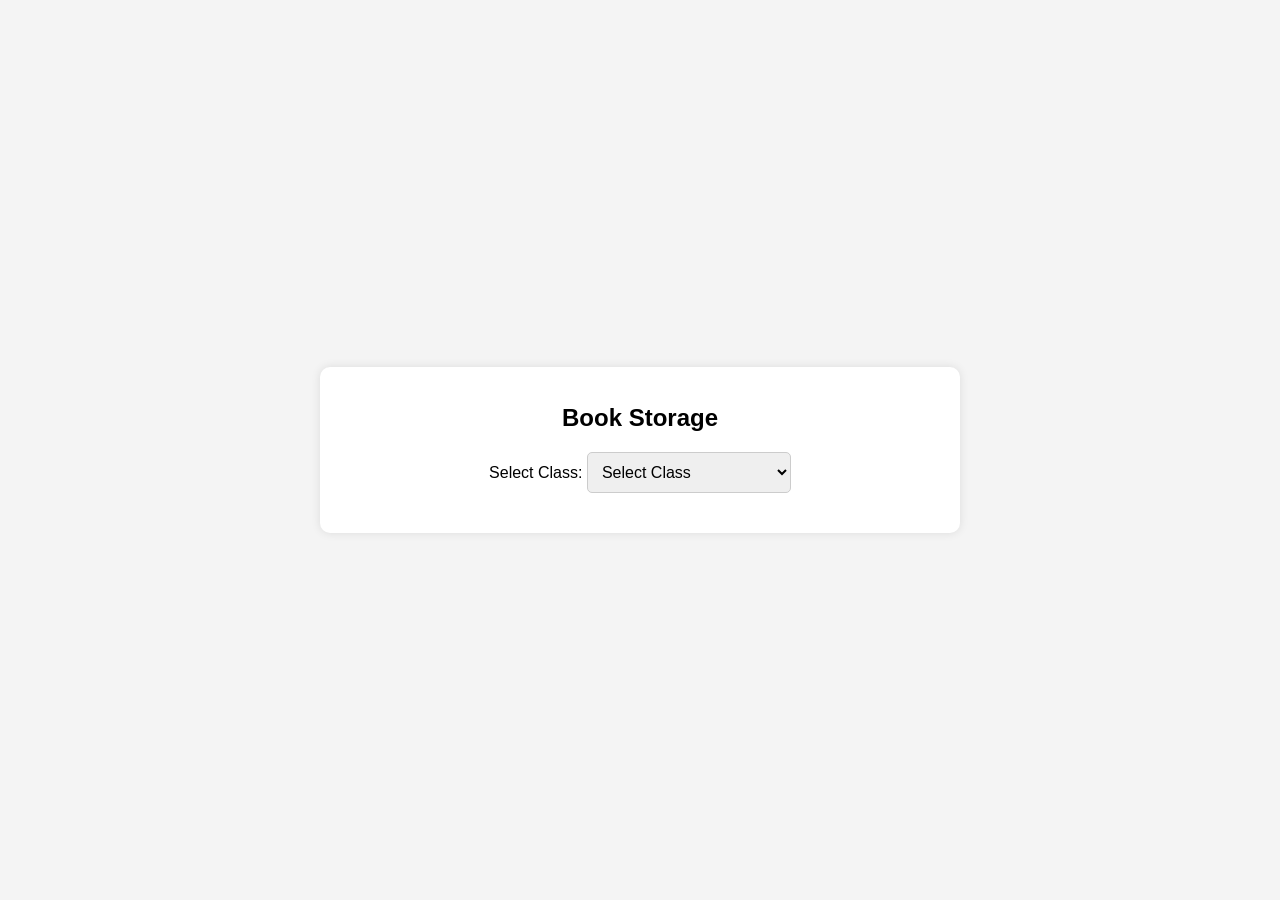
<file: bookstorage.html>
<!DOCTYPE html>
<html lang="en">
<head>
    <meta charset="UTF-8">
    <meta name="viewport" content="width=device-width, initial-scale=1.0">
    <title>Book Storage - Classes 1 to 12</title>
    <link rel="stylesheet" href="bookstorage.css">
</head>
<body>
    <div class="container">
        <h1>Book Storage</h1>
        <div class="class-selector">
            <label for="classSelect">Select Class:</label>
            <select id="classSelect">
                <option value="" disabled selected>Select Class</option>
                <option value="1">Class 1</option>
                <option value="2">Class 2</option>
                <option value="3">Class 3</option>
                <option value="4">Class 4</option>
                <option value="5">Class 5</option>
                <option value="6">Class 6</option>
                <option value="7">Class 7</option>
                <option value="8">Class 8</option>
                <option value="9">Class 9</option>
                <option value="10">Class 10</option>
                <option value="11">Class 11</option>
                <option value="12">Class 12</option>
                <option value="12">Bsc</option>
                <option value="12">BA</option>
                <option value="12">B-Com</option>
                <option value="12">MA</option>
                <option value="12">Msc</option>
                <option value="12">Bsc-computer_science</option>
            </select>
        </div>
        <div id="booksList" class="books-list"></div>
    </div>

    <script src="bookstorage.js"></script>
</body>
</html>
</file>
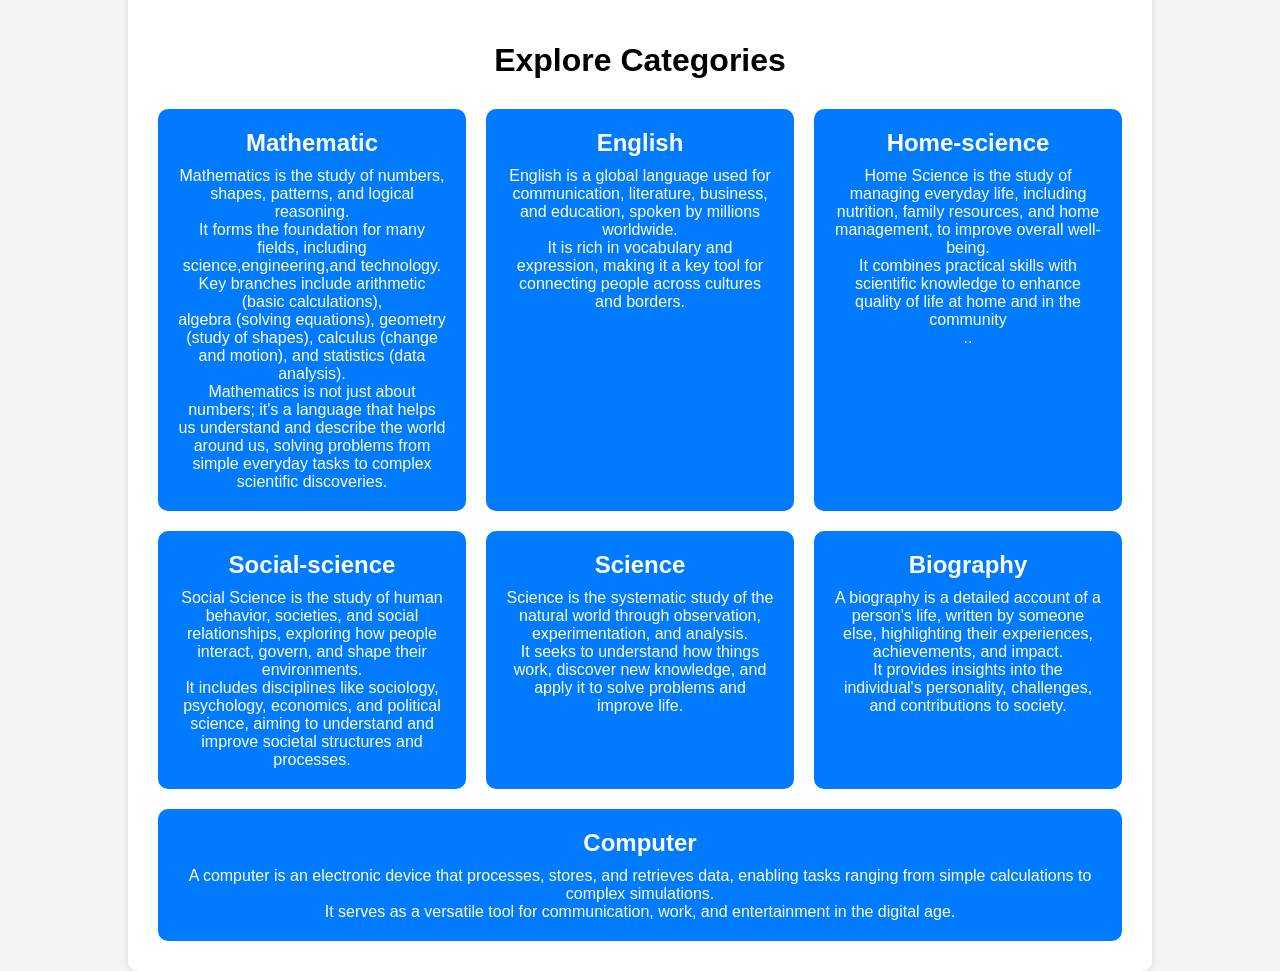
<file: categori.html>
<!DOCTYPE html>
<html lang="en">
<head>
    <meta charset="UTF-8">
    <meta name="viewport" content="width=device-width, initial-scale=1.0">
    <title>Categories</title>
    <link rel="stylesheet" href="categari.css">
</head>
<body>
    <div class="container"><br><br>
        <h1><br>Explore Categories</h1>
        <div class="categories">
            <div class="category" data-category="Mathematic">
                <h2>Mathematic</h2>
                <p>Mathematics is the study of numbers, shapes, patterns, and logical reasoning.<br>
                    It forms the foundation for many fields, including science,engineering,and technology.<br>
                     Key branches include arithmetic (basic calculations),<br> algebra (solving equations), geometry (study of shapes), calculus (change and motion), and statistics (data analysis).<br>                     Mathematics is not just about numbers; it's a language that helps us understand and describe the world around us, 
                    solving problems from simple everyday tasks to complex scientific discoveries.<br></p>
            </div>
            <div class="category" data-category="english">
                <h2>English</h2>
                <p>English is a global language used for communication, literature, business, and education, spoken by millions worldwide.<br>
                     It is rich in vocabulary and expression, making it a key tool for connecting people across cultures and borders.</p>
            </div>
            <div class="category" data-category="Home-science">
                <h2>Home-science</h2>
                <p>Home Science is the study of managing everyday life, including nutrition, family resources,
                     and home management, to improve overall well-being.
                <br>It combines practical skills with scientific knowledge to enhance quality of life at home and in the community<br>..</p>
            </div>
            <div class="category" data-category="Social-science">
                <h2>Social-science</h2>
                <p>
                    Social Science is the study of human behavior, societies, and 
                    social relationships, exploring how people interact, 
                    govern, and shape their environments.<br>
                     It includes disciplines like sociology, psychology, economics, and 
                     political science, aiming to understand and improve societal structures and processes.<br></p>
            </div>
            <div class="category" data-category="science">
                <h2>Science</h2>
                <p>Science is the systematic study of the natural world through observation, experimentation, and analysis.<br>
                    It seeks to understand how things work, discover new knowledge, and apply it to solve problems and improve life.</p>
            </div>
            <div class="category" data-category="biography">
                <h2>Biography</h2>
                <p>A biography is a detailed account of a person's life, written by someone else, highlighting their experiences, achievements, and impact.<br>
                    It provides insights into the individual's personality, challenges, and contributions to society.</p>
            </div>
            <div class="category" data-category="computer">
                <h2>Computer</h2>

                <p>A computer is an electronic device that processes, stores, and retrieves data, enabling tasks
                     ranging from simple calculations to complex simulations.<br>
                    It serves as a versatile tool for communication, work, and entertainment in the digital age.</p>
                     
            </div>
        </div>
    </div>

    <script src="categari.js"></script>
</body>
</html>
</file>
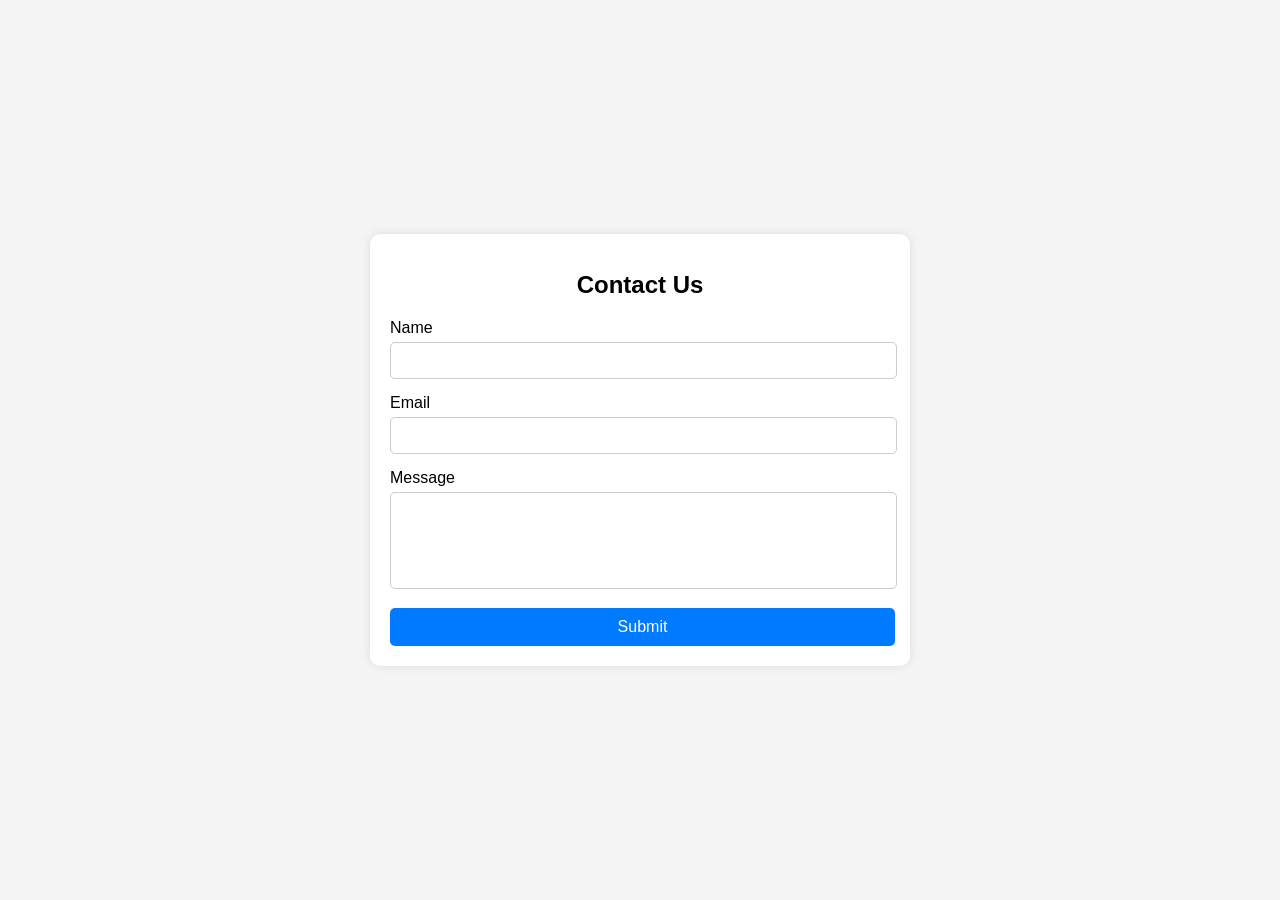
<file: contact.html>
<!DOCTYPE html>
<html lang="en">
<head>
    <meta charset="UTF-8">
    <meta name="viewport" content="width=device-width, initial-scale=1.0">
    <title>Contact Us</title>
    <link rel="stylesheet" href="contact.css">
</head>
<body>
    <div class="container">
        <h1>Contact Us</h1>
        <form id="contactForm">
            <div class="form-group">
                <label for="name">Name</label>
                <input type="text" id="name" name="name" required>
            </div>
            <div class="form-group">
                <label for="email">Email</label>
                <input type="email" id="email" name="email" required>
            </div>
            <div class="form-group">
                <label for="message">Message</label>
                <textarea id="message" name="message" rows="5" required></textarea>
            </div>
            <button type="submit">Submit</button>
            <p id="feedback" class="feedback"></p>
        </form>
    </div>

    <script src="contact.js"></script>
</body>
</html>
</file>
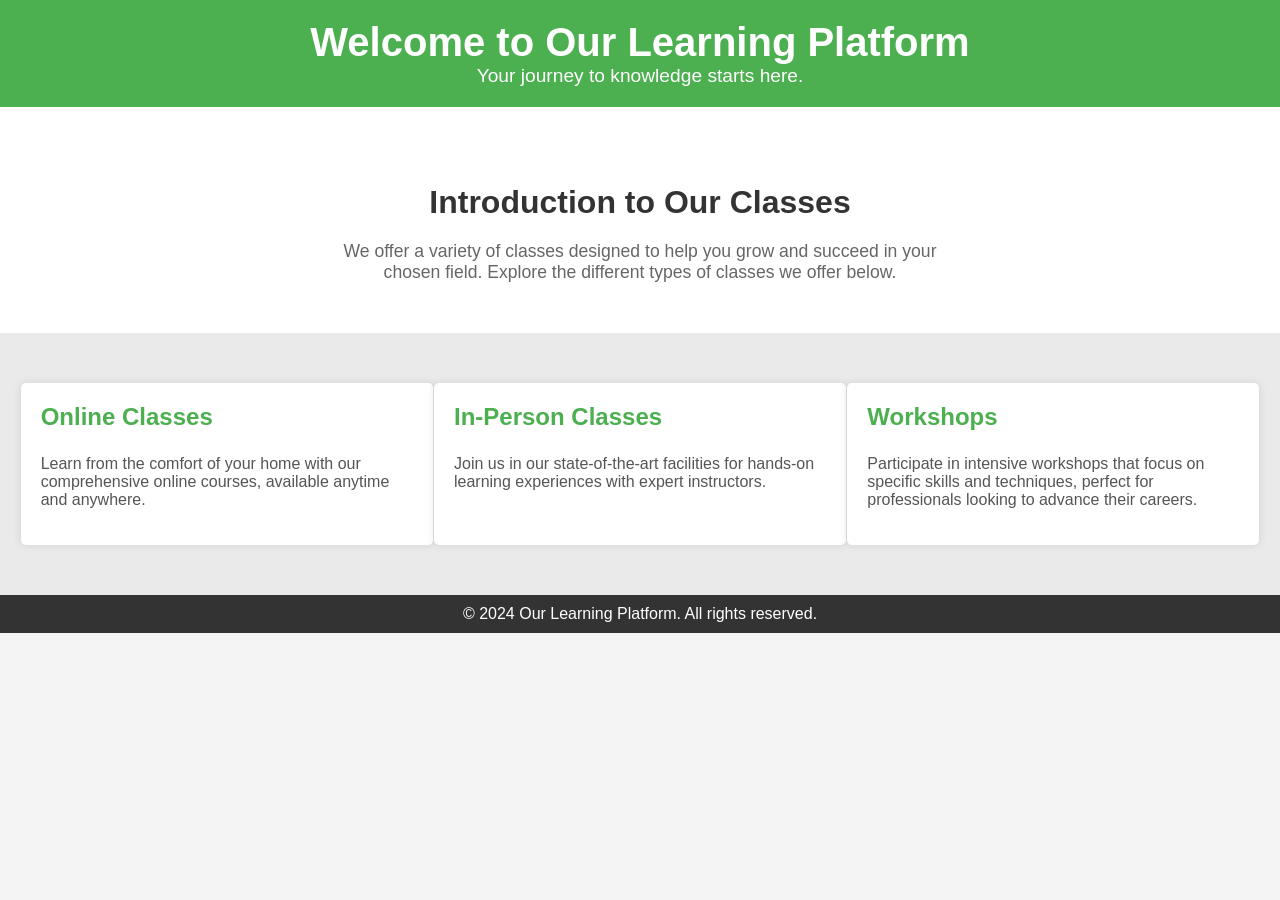
<file: homepage.html>
<!DOCTYPE html>
<html lang="en">
<head>
    <meta charset="UTF-8">
    <meta name="viewport" content="width=device-width, initial-scale=1.0">
    <title>Welcome to Our Classes</title>
    <link rel="stylesheet" href="home.css">
</head>
<body>
    <header>
        <div class="header-content">
            <h1>Welcome to Our Learning Platform</h1>
            <p>Your journey to knowledge starts here.</p>
        </div>
    </header>

    <section class="intro">
        <h2>Introduction to Our Classes</h2>
        <p>We offer a variety of classes designed to help you grow and succeed in your chosen field. Explore the different types of classes we offer below.</p>
    </section>

    <section class="classes">
        <div class="class-card">
            <h3>Online Classes</h3>
            <p>Learn from the comfort of your home with our comprehensive online courses, available anytime and anywhere.</p>
        </div>
        <div class="class-card">
            <h3>In-Person Classes</h3>
            <p>Join us in our state-of-the-art facilities for hands-on learning experiences with expert instructors.</p>
        </div>
        <div class="class-card">
            <h3>Workshops</h3>
            <p>Participate in intensive workshops that focus on specific skills and techniques, perfect for professionals looking to advance their careers.</p>
        </div>
    </section>

    <footer>
        <p>&copy; 2024 Our Learning Platform. All rights reserved.</p>
    </footer>
</body>
</html>
</file>
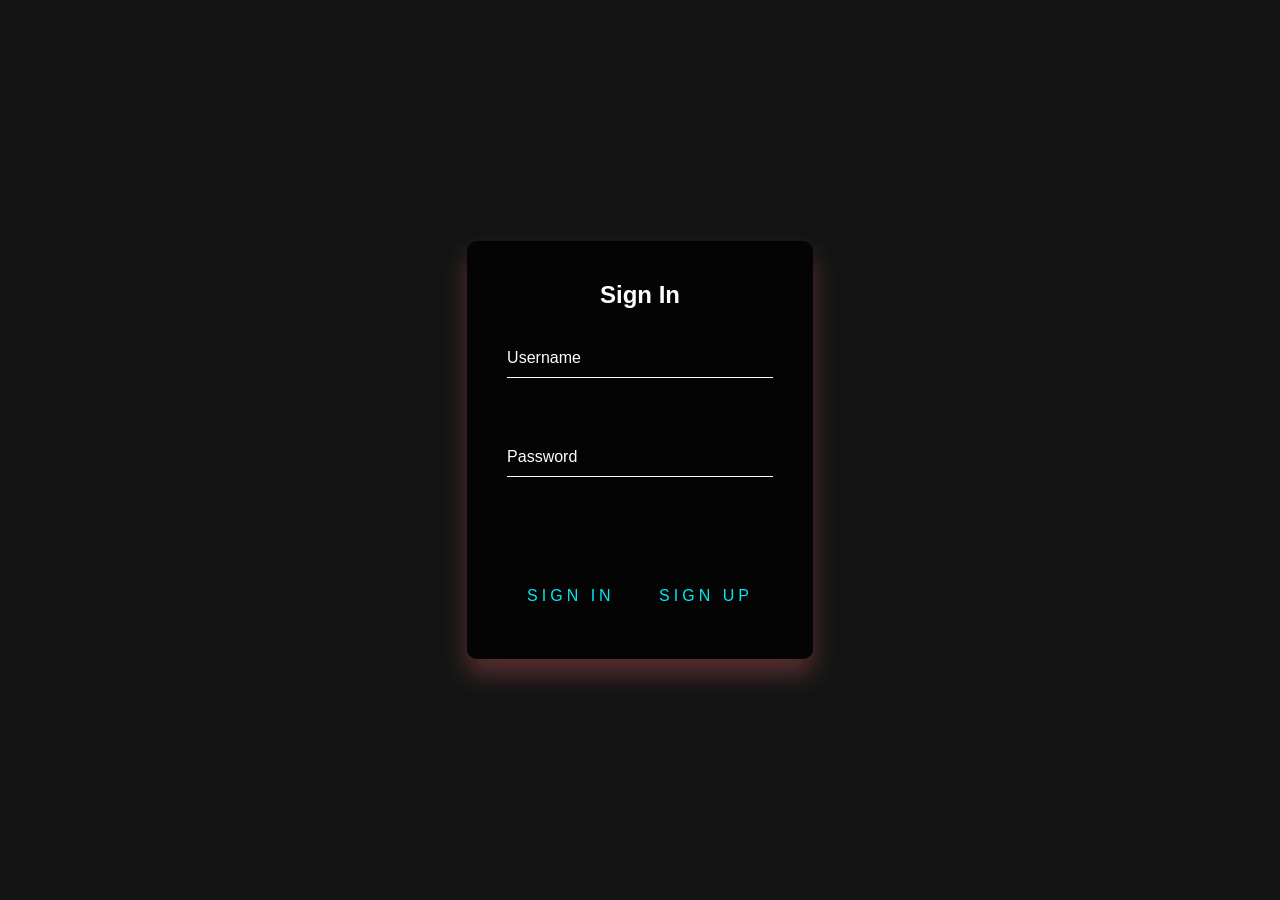
<file: loginpage.html>
<!DOCTYPE html>
<html lang="en">
<head>
    <meta charset="UTF-8">
    <meta name="viewport" content="width=device-width, initial-scale=1.0">
    <title>Sign In</title>
    
</head>
<body>
    <style>
        body, html {
    margin: 0;
    padding: 0;
    height: 100%;
    font-family: Arial, Helvetica, sans-serif;
    display: flex;
    justify-content: center;
    align-items: center;
    background: #141414;
}

.container {
    position: relative;
    width: 100%;
    max-width: 400px;
    
}

.login-box {
    position: relative;
    padding: 40px;
    background: rgba(0, 0, 0, 0.8);
    text-align: center;
    color: #fff;
    box-shadow: 0 15px 25px rgba(157, 73, 73, 0.5);
    border-radius: 10px;
    
}

.login-box h2 {
    margin: 0 0 30px;
    padding: 0;
    font-size: 24px;
}

.user-box {
    position: relative;
    margin-bottom: 30px;
}

.user-box input {
    width: 100%;
    padding: 10px 0;
    font-size: 16px;
    color: #fff;
    margin-bottom: 30px;
    border: none;
    border-bottom: 1px solid #fff;
    outline: none;
    background: transparent;
}

.user-box label {
    position: absolute;
    top: 0;
    left: 0;
    padding: 10px 0;
    font-size: 16px;
    color: #fff;
    pointer-events: none;
    transition: 0.5s;
}

.user-box input:focus ~ label, 
.user-box input:valid ~ label {
    top: -20px;
    left: 0;
    color: #0f9386;
    font-size: 12px;
}

.submit-button {
    position: relative;
    display: inline-block;
    padding: 10px 20px;
    color: #03e9f4;
    font-size: 16px;
    text-decoration: none;
    text-transform: uppercase;
    overflow: hidden;
    margin-top: 40px;
    letter-spacing: 4px;
    background: transparent;
    border: none;
    cursor: pointer;
    transition: background 0.5s, color 0.5s;
}

.submit-button:hover {
    background: #03e9f4;
    color: #fff;
}

.submit-button span {
    position: absolute;
    display: block;
}

.submit-button span:nth-child(1) {
    top: 0;
    left: -100%;
    width: 100%;
    height: 2px;
    background: linear-gradient(90deg, transparent, #03e9f4);
    animation: btn-anim1 1s linear infinite;
}

.submit-button span:nth-child(2) {
    top: -100%;
    right: 0;
    width: 2px;
    height: 100%;
    background: linear-gradient(180deg, transparent, #03e9f4);
    animation: btn-anim2 1s linear infinite;
    animation-delay: 0.25s;
}

.submit-button span:nth-child(3) {
    bottom: 0;
    right: -100%;
    width: 100%;
    height: 2px;
    background: linear-gradient(270deg, transparent, #03e9f4);
    animation: btn-anim3 1s linear infinite;
    animation-delay: 0.5s;
}

.submit-button span:nth-child(4) {
    bottom: -100%;
    left: 0;
    width: 2px;
    height: 100%;
    background: linear-gradient(360deg, transparent, #03e9f4);
    animation: btn-anim4 1s linear infinite;
    animation-delay: 0.75s;
}

@keyframes btn-anim1 {
    0% {left: -100%;}
    50%, 100% {left: 100%;}
}

@keyframes btn-anim2 {
    0% {top: -100%;}
    50%, 100% {top: 100%;}
}

@keyframes btn-anim3 {
    0% {right: -100%;}
    50%, 100% {right: 100%;}
}

@keyframes btn-anim4 {
    0% {bottom: -100%;}
    50%, 100% {bottom: 100%;}
}
    </style>
    <div class="registration-container">
        <div class="login-box">
            <h2>Sign In</h2>
            <form id="universal" action="universal.html">

                <div class="user-box">
                    <input type="text" name="username" required="">
                    <label>Username</label>
                </div>
                <div class="user-box">
                    <input type="password" name="password" required="">
                    <label>Password</label>
                </div>

               

                <!-- Sign In button -->
                <a href="universal.html" class="submit-button">
                    Sign In
                    <span></span>
                </a>

                <!-- Sign Up button -->
                <a href="signup page.html" class="submit-button">
                    Sign Up
                    <span></span>
                </a>

            </form>
        </div>
    </div>
</body>
</html>
</file>
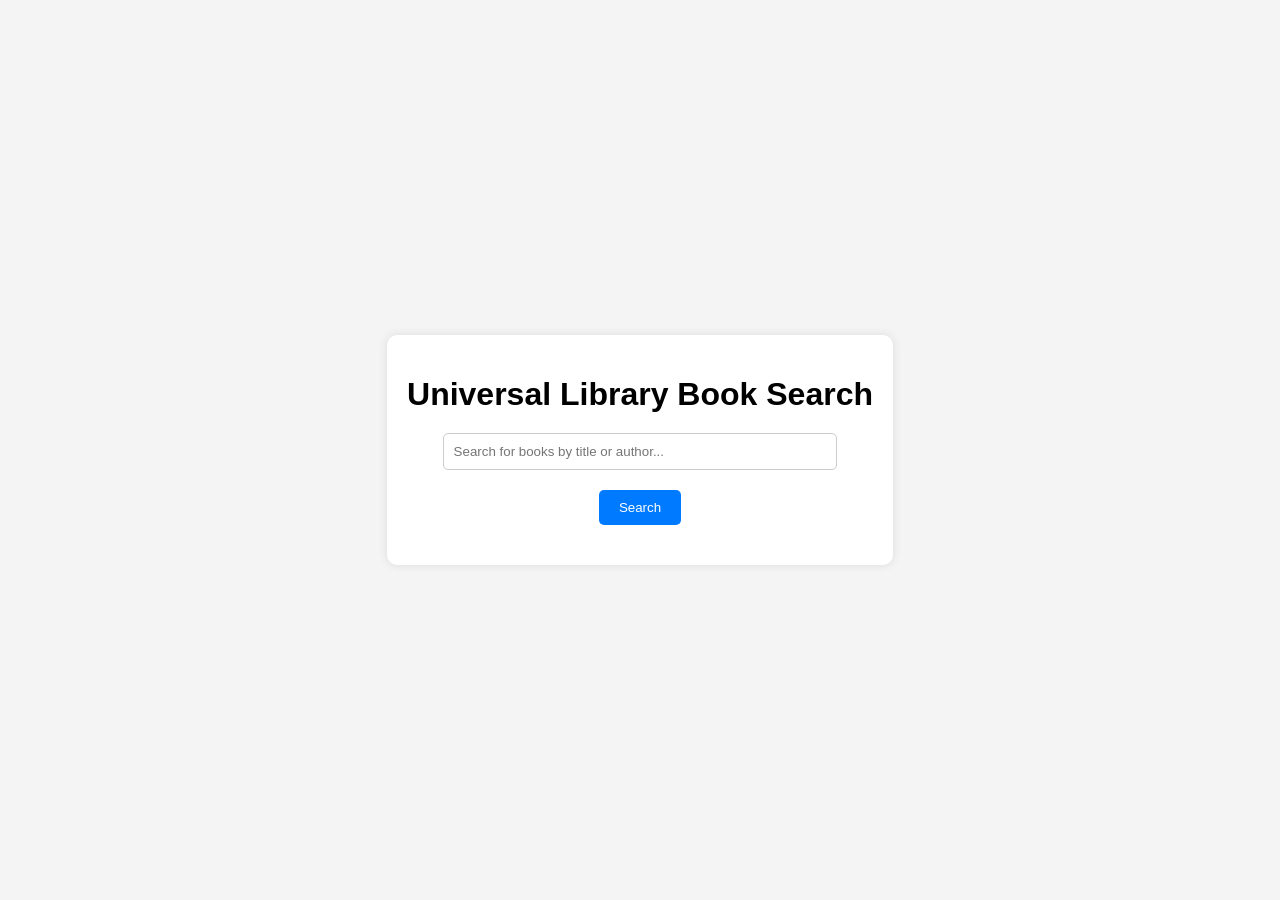
<file: search.html>
<!DOCTYPE html>
<html lang="en">
<head>
    <meta charset="UTF-8">
    <meta name="viewport" content="width=device-width, initial-scale=1.0">
    <title>Universal Library Search</title>
    <link rel="stylesheet" href="search.css">
</head>
<body>
    <div class="container">
        <h1>Universal Library Book Search</h1>
        <input type="text" id="searchInput" placeholder="Search for books by title or author...">
        <button id="searchBtn">Search</button>

        <div id="results"></div>
    </div>

    <script src="search.js"></script>
</body>
</html>
</file>
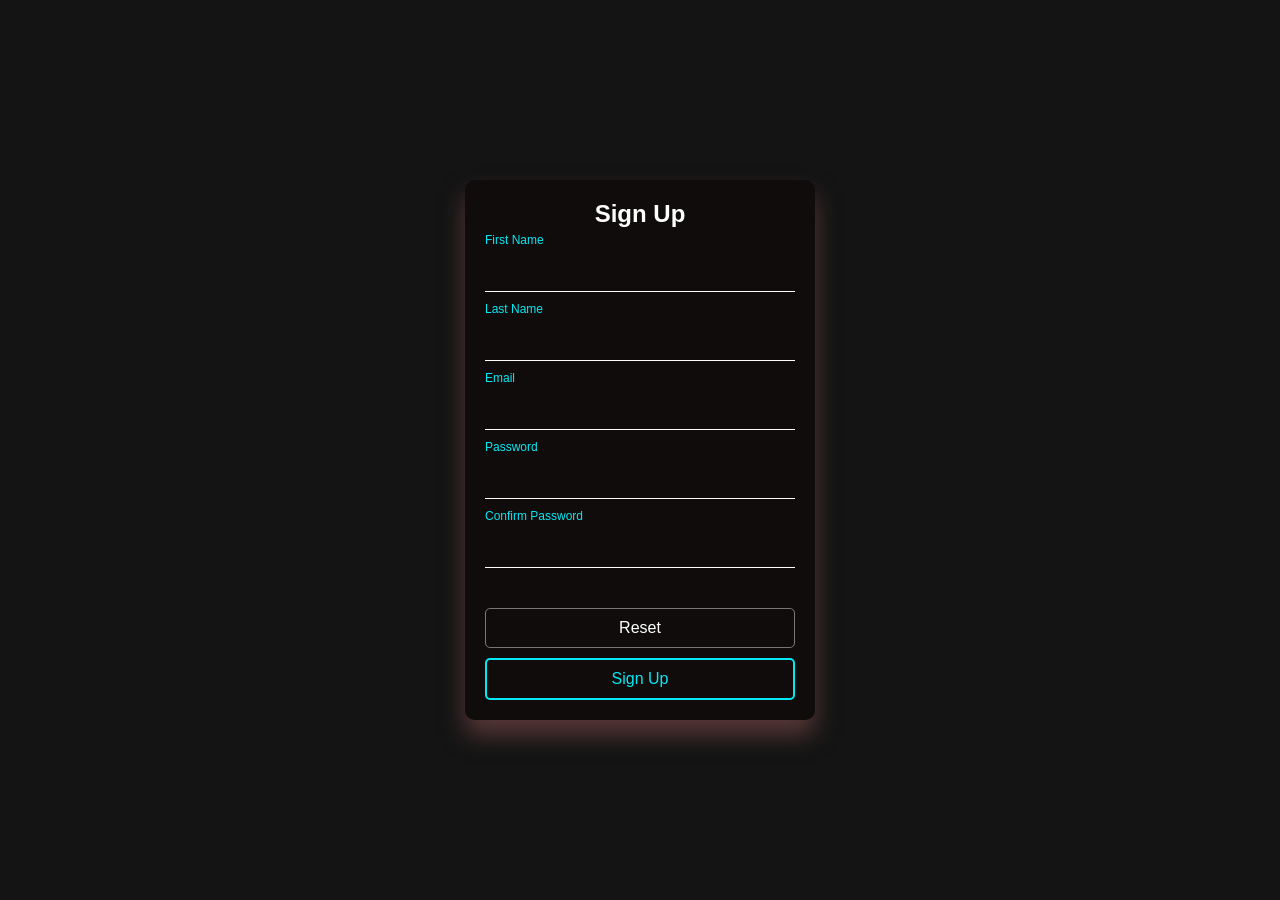
<file: signup page.html>
<!DOCTYPE html>
<html lang="en">
<head>
    <meta charset="UTF-8">
    <meta http-equiv="X-UA-Compatible" content="IE=edge">
    <meta name="viewport" content="width=device-width, initial-scale=1.0">
    <title>Sign-Up Page</title>
    <style>
        /* Basic reset */
        * {
            margin: 0;
            padding: 0;
            box-sizing: border-box;
        }

        /* Body and container styling */
        body, html {
            height: 100%;
            font-family: Arial, Helvetica, sans-serif;
            display: flex;
            justify-content: center;
            align-items: center;
            background: #141414;
        }

        .container {
            width: 350px;
            max-width: 350px;
            padding: 20px;
            background: rgba(17, 11, 11, 0.8);
            box-shadow: 0 15px 25px rgba(153, 89, 89, 0.5);
            border-radius: 10px;
        }

        .form-box {
            text-align: center;
            color: #fff;
        }

        .form-box h2 {
            margin-bottom: 25px;
            font-size: 24px;
        }

        /* Input group styling */
        .input-group {
            position: relative;
            margin-bottom: 30px;
        }

        .input-group input {
            width: 100%;
            padding: 10px 0;
            font-size: 16px;
            color: #fff;
            border: none;
            border-bottom: 1px solid #fff;
            outline: none;
            background: transparent;
            transition: all 0.3s ease;
        }

        .input-group label {
            position: absolute;
            top: 10px;
            left: 0;
            pointer-events: none;
            font-size: 16px;
            color: #777;
            transition: all 0.3s ease;
        }

        /* Floating label effect */
        .input-group input:focus ~ label,
        .input-group input:not(:placeholder-shown) ~ label {
            top: -20px;
            left: 0;
            color: #03e9f4;
            font-size: 12px;
        }

        /* Button styling */
        button {
            width: 100%;
            padding: 10px;
            font-size: 16px;
            color: #03e9f4;
            border: none;
            background: transparent;
            cursor: pointer;
            margin-top: 10px;
            border-radius: 5px;
            transition: background 0.5s, color 0.5s;
        }

        .reset-button {
            color: #fff;
            border: 1px solid #777;
        }

        .reset-button:hover {
            background: #777;
            color: #fff;
        }

        .submit-button {
            border: 2px solid #03e9f4;
        }

        .submit-button:hover {
            background: #9cdfe3;
            color: #141414;
        }

        /* Animation */
        .submit-button:focus,
        .reset-button:focus {
            outline: none;
        }
    </style>
</head>

<body>
    <div class="container">
        <div class="form-box">
            <h2>Sign Up</h2>
            <form id="signupForm" action="universal.html">
                <div class="input-group">
                    <input type="text" id="firstName" name="firstName" required>
                    <label for="firstName">First Name</label>
                </div>
                <div class="input-group">
                    <input type="text" id="lastName" name="lastName" required>
                    <label for="lastName">Last Name</label>
                </div>
                <div class="input-group">
                    <input type="email" id="email" name="email" required>
                    <label for="email">Email</label>
                </div>
                <div class="input-group">
                    <input type="password" id="password" name="password" required>
                    <label for="password">Password</label>
                </div>
                <div class="input-group">
                    <input type="password" id="confirmPassword" name="confirmPassword" required>
                    <label for="confirmPassword">Confirm Password</label>
                </div>
                <button type="reset" class="reset-button">Reset</button>
                <button type="submit" class="submit-button">Sign Up</button>
            </form>
        </div>
    </div>
</body>
</html>
</file>
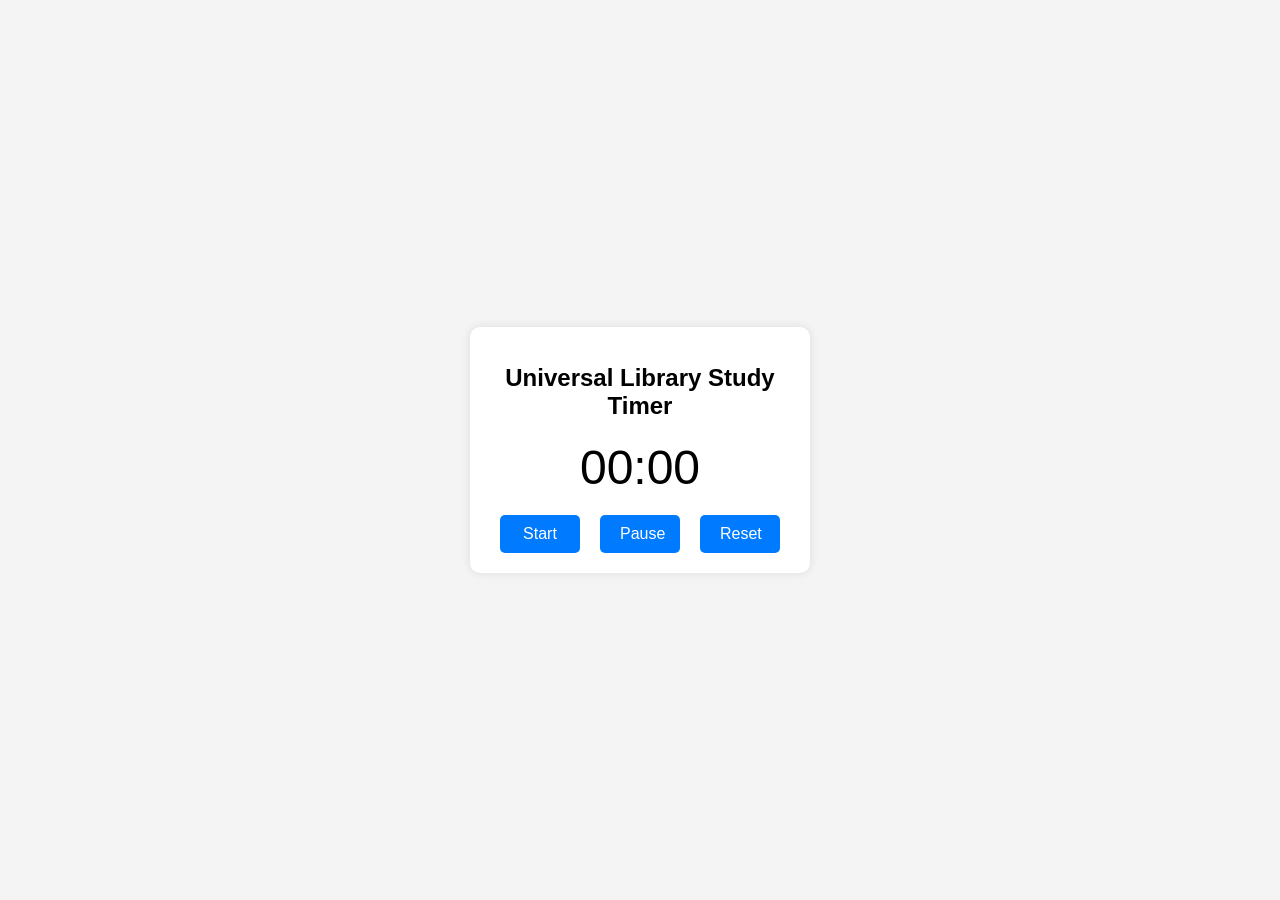
<file: study.html>
<!DOCTYPE html>
<html lang="en">
<head>
    <meta charset="UTF-8">
    <meta name="viewport" content="width=device-width, initial-scale=1.0">
    <title>Study Timer - Universal Library</title>
    <link rel="stylesheet" href="study.css">
</head>
<body>
    <div class="container">
        <h1>Universal Library Study Timer</h1>
        <div class="timer">
            <span id="minutes">00</span>:<span id="seconds">00</span>
        </div>
        <div class="controls">
            <button id="startBtn">Start</button>
            <button id="pauseBtn">Pause</button>
            <button id="resetBtn">Reset</button>
        </div>
    </div>

    <script src="study.js"></script>
</body>
</html>
</file>
<file: bookstorage.css>
body {
    font-family: Arial, sans-serif;
    background-color: #f4f4f4;
    margin: 0;
    padding: 0;
    display: flex;
    justify-content: center;
    align-items: center;
    height: 100vh;
}

.container {
    background: #fff;
    padding: 20px;
    border-radius: 10px;
    box-shadow: 0 0 10px rgba(0, 0, 0, 0.1);
    width: 100%;
    max-width: 600px;
}

h1 {
    margin-bottom: 20px;
    font-size: 24px;
    text-align: center;
}

.class-selector {
    margin-bottom: 20px;
    text-align: center;
}

select {
    padding: 10px;
    font-size: 16px;
    border-radius: 5px;
    border: 1px solid #ccc;
}

.books-list {
    margin-top: 20px;
}

.book-item {
    background-color: #007bff;
    color: #fff;
    padding: 15px;
    margin-bottom: 10px;
    border-radius: 5px;
}

.book-item h3 {
    margin: 0 0 5px 0;
    font-size: 18px;
}

.book-item p {
    margin: 0;
}

.book-item a {
    color: #fff;
    text-decoration: underline;
}
</file>
<file: categari.css>
/* Global styles */
body {
    font-family: Arial, sans-serif;
    background-color: #f4f4f4;
    margin: 0;
    padding: 0;
    display: flex;
    justify-content: center;
    align-items: center;
    height: 100vh;
    box-sizing: border-box; /* Ensure box-sizing applies to the entire document */
}

/* Main container styles */
.container {
    text-align: center;
    background: #fff;
    padding: 20px;
    border-radius: 10px;
    box-shadow: 0 0 10px rgba(0, 0, 0, 0.1);
    width: 80%;
    max-width: 1200px;
    box-sizing: border-box; /* Ensure padding is included in the width */
}

/* Heading styles */
h1 {
    margin: 20px 0;
    font-size: 2rem; /* Define a default font size */
}

/* Categories layout */
.categories {
    display: flex;
    flex-wrap: wrap;
    justify-content: space-around;
    margin-top: 20px; /* Add some spacing between heading and categories */
}

/* Individual category styling */
.category {
    background-color: #007bff;
    color: #fff;
    padding: 20px;
    margin: 10px;
    border-radius: 10px;
    cursor: pointer;
    flex: 1 1 calc(33.333% - 40px); /* Adjusted for three columns */
    box-sizing: border-box;
    transition: background-color 0.3s ease;
}

.category:hover {
    background-color: #0056b3;
}

.category h2 {
    margin: 0 0 10px 0;
    font-size: 1.5rem; /* Define a font size for the h2 */
}

.category p {
    margin: 0;
    font-size: 1rem; /* Define a font size for paragraphs */
}

/* Responsive styles for screens up to 600px */
@media screen and (max-width: 600px) {
    .container {
        padding: 15px;
        width: 100%; /* Adjust width for smaller screens */
    }

    h1 {
        font-size: 1.5rem; /* Adjust heading size for smaller screens */
        margin: 10px 0; /* Adjust margin for heading */
    }

    .categories {
        flex-direction: column;
        align-items: stretch;
    }

    .category {
        flex: 1 1 100%;
        margin: 10px 0;
        padding: 15px;
        box-sizing: border-box; /* Ensure padding is included in the width */
    }

    .category h2 {
        font-size: 1.2rem; /* Adjust subheading size */
    }

    .category p {
        font-size: 0.9rem; /* Adjust paragraph font size */
    }
}
</file>
<file: contact.css>
body {
    font-family: Arial, sans-serif;
    background-color: #f4f4f4;
    margin: 0;
    padding: 0;
    display: flex;
    justify-content: center;
    align-items: center;
    height: 100vh;
}

.container {
    background: #fff;
    padding: 20px;
    border-radius: 10px;
    box-shadow: 0 0 10px rgba(0, 0, 0, 0.1);
    width: 100%;
    max-width: 500px;
}

h1 {
    margin-bottom: 20px;
    font-size: 24px;
    text-align: center;
}

.form-group {
    margin-bottom: 15px;
}

label {
    display: block;
    margin-bottom: 5px;
}

input[type="text"],
input[type="email"],
textarea {
    width: 97%;
    padding: 10px;
    border: 1px solid #ccc;
    border-radius: 5px;
}
textarea{
    resize: none;
}

button {
    width: 101%;
    padding: 10px;
    background-color: #007bff;
    color: #fff;
    border: none;
    border-radius: 5px;
    cursor: pointer;
    font-size: 16px;
}

button:hover {
    background-color: #0056b3;
}

.feedback {
    margin-top: 15px;
    color: green;
    font-weight: bold;
    display: none;
}
</file>
<file: home.css>
body {
    font-family: Arial, sans-serif;
    margin: 0;
    padding: 0;
    background-color: #f4f4f4;
    color: #333;
}

header {
    background-color: #4CAF50;
    color: white;
    padding: 20px 0;
    text-align: center;
}

.header-content h1 {
    margin: 0;
    font-size: 2.5em;
}

.header-content p {
    margin: 0;
    font-size: 1.2em;
}

.intro {
    text-align: center;
    padding: 50px 20px;
    background-color: #fff;
}

.intro h2 {
    font-size: 2em;
    margin-bottom: 20px;
}

.intro p {
    font-size: 1.1em;
    color: #666;
    max-width: 600px;
    margin: 0 auto;
}

.classes {
    display: flex;
    justify-content: space-around;
    padding: 50px 20px;
    background-color: #eaeaea;
}

.class-card {
    background-color: white;
    padding: 20px;
    border-radius: 5px;
    width: 30%;
    box-shadow: 0 0 10px rgba(0, 0, 0, 0.1);
}

.class-card h3 {
    margin-top: 0;
    font-size: 1.5em;
    color: #4CAF50;
}

.class-card p {
    color: #555;
    font-size: 1em;
}

footer {
    background-color: #333;
    color: white;
    text-align: center;
    padding: 10px 0;
}

footer p {
    margin: 0;
}
</file>
<file: search.css>
body {
    font-family: Arial, sans-serif;
    background-color: #f4f4f4;
    margin: 0;
    padding: 0;
    display: flex;
    justify-content: center;
    align-items: center;
    height: 100vh;
}

.container {
    text-align: center;
    background: #fff;
    padding: 20px;
    border-radius: 10px;
    box-shadow: 0 0 10px rgba(0, 0, 0, 0.1);
}

h1 {
    margin-bottom: 20px;
}

input[type="text"] {
    width: 80%;
    padding: 10px;
    margin-bottom: 20px;
    border: 1px solid #ccc;
    border-radius: 5px;
}

button {
    padding: 10px 20px;
    background-color: #007bff;
    color: #fff;
    border: none;
    border-radius: 5px;
    cursor: pointer;
}

button:hover {
    background-color: #0056b3;
}

#results {
    margin-top: 20px;
    text-align: left;
}

.book-item {
    background: #f9f9f9;
    padding: 10px;
    border: 1px solid #ddd;
    border-radius: 5px;
    margin-bottom: 10px;
}
</file>
<file: study.css>
body {
    font-family: Arial, sans-serif;
    background-color: #f4f4f4;
    margin: 0;
    padding: 0;
    display: flex;
    justify-content: center;
    align-items: center;
    height: 100vh;
}

.container {
    text-align: center;
    background: #fff;
    padding: 20px;
    border-radius: 10px;
    box-shadow: 0 0 10px rgba(0, 0, 0, 0.1);
    width: 300px;
}

h1 {
    margin-bottom: 20px;
    font-size: 24px;
}

.timer {
    font-size: 48px;
    margin-bottom: 20px;
}

.controls {
    display: flex;
    justify-content: space-around;
}

button {
    padding: 10px 20px;
    background-color: #007bff;
    color: #fff;
    border: none;
    border-radius: 5px;
    cursor: pointer;
    font-size: 16px;
    width: 80px;
}

button:hover {
    background-color: #0056b3;
}
</file>
